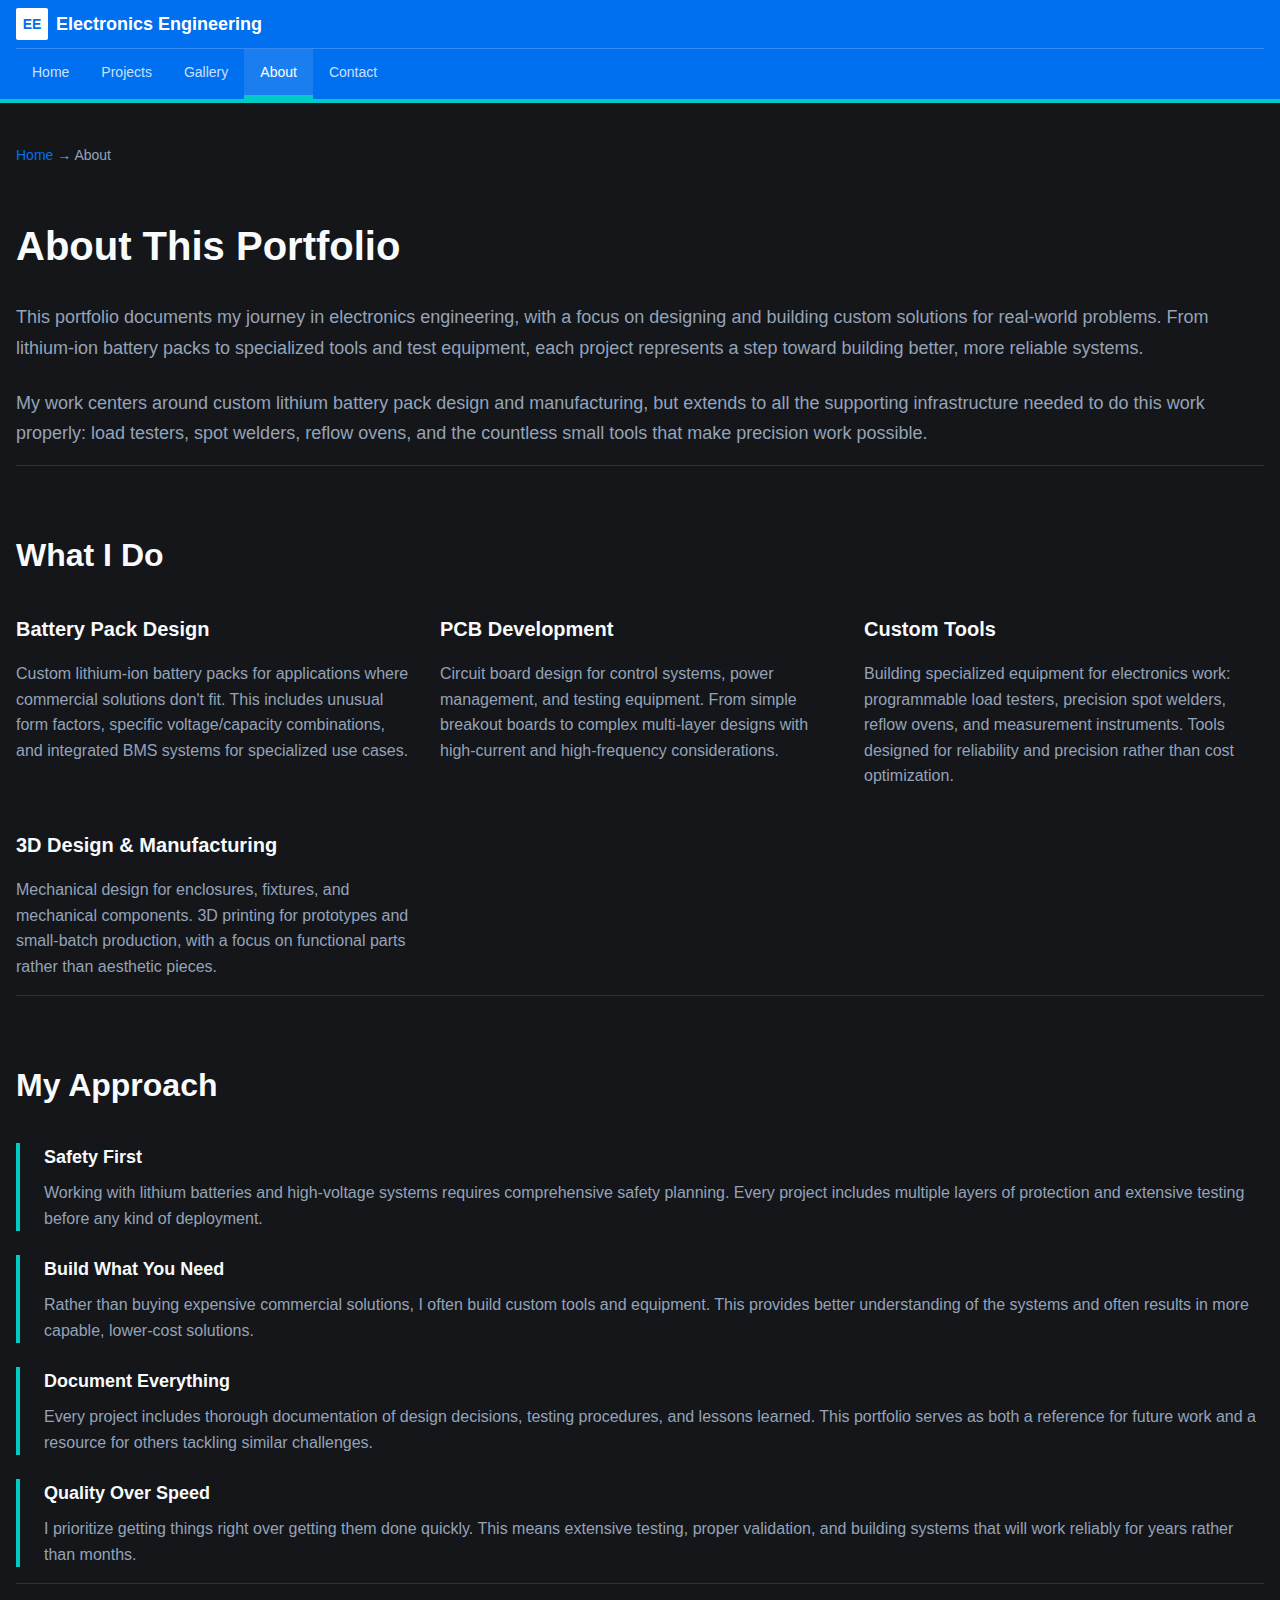
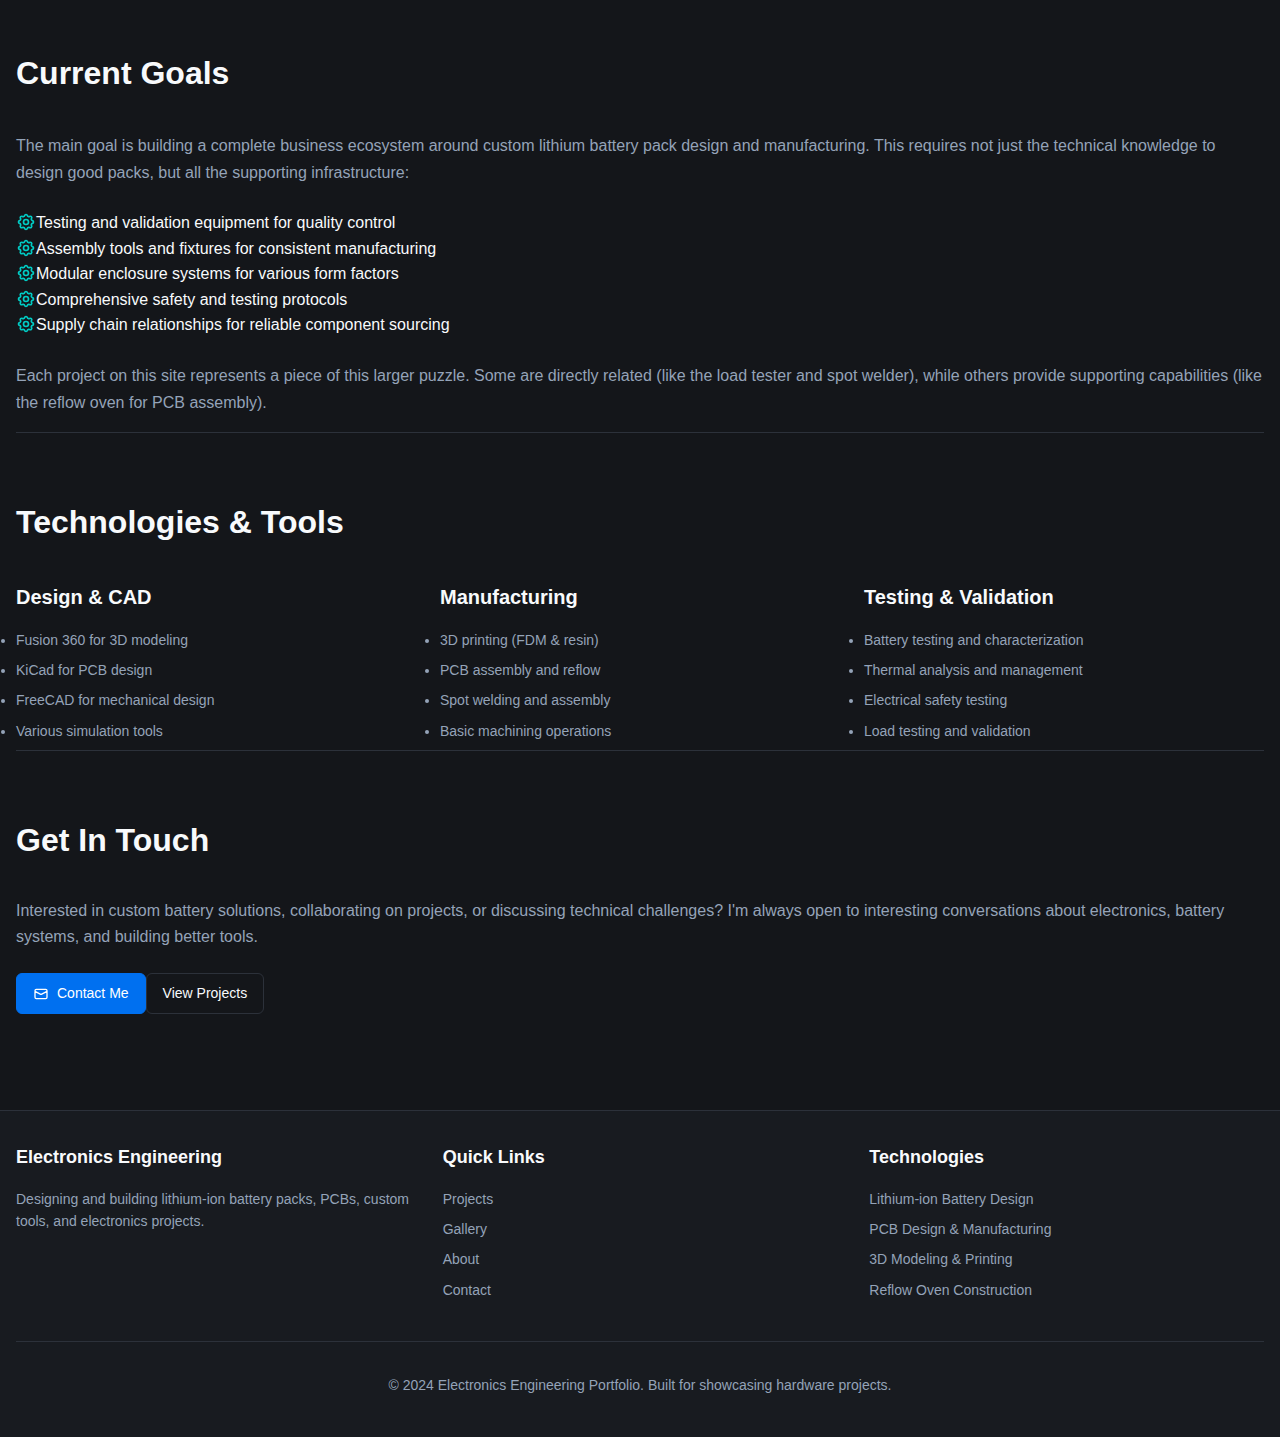
<file: about.html>
<!doctype html>
<html lang="en">
  <head>
    <meta charset="UTF-8" />
    <meta name="viewport" content="width=device-width, initial-scale=1.0" />
    <title>About - Electronics Engineering Portfolio</title>
    <link rel="stylesheet" href="styles.css" />
  </head>
  <body>
    <header class="header" id="header">
      <div class="header-content">
        <div class="header-top">
          <a href="index.html" class="logo">
            <div class="logo-icon">EE</div>
            <span class="logo-text">Electronics Engineering</span>
          </a>
        </div>
        <nav class="nav">
          <ul class="nav-list">
            <li class="nav-item"><a href="index.html">Home</a></li>
            <li class="nav-item"><a href="projects.html">Projects</a></li>
            <li class="nav-item"><a href="gallery.html">Gallery</a></li>
            <li class="nav-item">
              <a href="about.html" class="active">About</a>
            </li>
            <li class="nav-item"><a href="contact.html">Contact</a></li>
          </ul>
        </nav>
      </div>
    </header>

    <main class="main">
      <div class="breadcrumb">
        <a href="index.html">Home</a> → <span>About</span>
      </div>

      <div class="py-8 space-y-16">
        <!-- Introduction -->
        <section>
          <h1>About This Portfolio</h1>
          <div class="space-y-6">
            <p style="font-size: 1.125rem; line-height: 1.7">
              This portfolio documents my journey in electronics engineering,
              with a focus on designing and building custom solutions for
              real-world problems. From lithium-ion battery packs to specialized
              tools and test equipment, each project represents a step toward
              building better, more reliable systems.
            </p>

            <p style="font-size: 1.125rem; line-height: 1.7">
              My work centers around custom lithium battery pack design and
              manufacturing, but extends to all the supporting infrastructure
              needed to do this work properly: load testers, spot welders,
              reflow ovens, and the countless small tools that make precision
              work possible.
            </p>
          </div>
        </section>

        <!-- What I Do -->
        <section style="border-top: 1px solid var(--border); padding-top: 4rem">
          <h2>What I Do</h2>
          <div class="grid grid-cols-2">
            <div class="space-y-4">
              <h3>Battery Pack Design</h3>
              <p>
                Custom lithium-ion battery packs for applications where
                commercial solutions don't fit. This includes unusual form
                factors, specific voltage/capacity combinations, and integrated
                BMS systems for specialized use cases.
              </p>
            </div>

            <div class="space-y-4">
              <h3>PCB Development</h3>
              <p>
                Circuit board design for control systems, power management, and
                testing equipment. From simple breakout boards to complex
                multi-layer designs with high-current and high-frequency
                considerations.
              </p>
            </div>

            <div class="space-y-4">
              <h3>Custom Tools</h3>
              <p>
                Building specialized equipment for electronics work:
                programmable load testers, precision spot welders, reflow ovens,
                and measurement instruments. Tools designed for reliability and
                precision rather than cost optimization.
              </p>
            </div>

            <div class="space-y-4">
              <h3>3D Design & Manufacturing</h3>
              <p>
                Mechanical design for enclosures, fixtures, and mechanical
                components. 3D printing for prototypes and small-batch
                production, with a focus on functional parts rather than
                aesthetic pieces.
              </p>
            </div>
          </div>
        </section>

        <!-- Approach -->
        <section style="border-top: 1px solid var(--border); padding-top: 4rem">
          <h2>My Approach</h2>
          <div class="space-y-6">
            <div
              style="border-left: 4px solid var(--accent); padding-left: 1.5rem"
            >
              <h3
                style="
                  font-size: 1.125rem;
                  font-weight: 600;
                  margin-bottom: 0.5rem;
                "
              >
                Safety First
              </h3>
              <p>
                Working with lithium batteries and high-voltage systems requires
                comprehensive safety planning. Every project includes multiple
                layers of protection and extensive testing before any kind of
                deployment.
              </p>
            </div>

            <div
              style="border-left: 4px solid var(--accent); padding-left: 1.5rem"
            >
              <h3
                style="
                  font-size: 1.125rem;
                  font-weight: 600;
                  margin-bottom: 0.5rem;
                "
              >
                Build What You Need
              </h3>
              <p>
                Rather than buying expensive commercial solutions, I often build
                custom tools and equipment. This provides better understanding
                of the systems and often results in more capable, lower-cost
                solutions.
              </p>
            </div>

            <div
              style="border-left: 4px solid var(--accent); padding-left: 1.5rem"
            >
              <h3
                style="
                  font-size: 1.125rem;
                  font-weight: 600;
                  margin-bottom: 0.5rem;
                "
              >
                Document Everything
              </h3>
              <p>
                Every project includes thorough documentation of design
                decisions, testing procedures, and lessons learned. This
                portfolio serves as both a reference for future work and a
                resource for others tackling similar challenges.
              </p>
            </div>

            <div
              style="border-left: 4px solid var(--accent); padding-left: 1.5rem"
            >
              <h3
                style="
                  font-size: 1.125rem;
                  font-weight: 600;
                  margin-bottom: 0.5rem;
                "
              >
                Quality Over Speed
              </h3>
              <p>
                I prioritize getting things right over getting them done
                quickly. This means extensive testing, proper validation, and
                building systems that will work reliably for years rather than
                months.
              </p>
            </div>
          </div>
        </section>

        <!-- Current Goals -->
        <section style="border-top: 1px solid var(--border); padding-top: 4rem">
          <h2>Current Goals</h2>
          <div class="space-y-6">
            <p style="line-height: 1.7">
              The main goal is building a complete business ecosystem around
              custom lithium battery pack design and manufacturing. This
              requires not just the technical knowledge to design good packs,
              but all the supporting infrastructure:
            </p>

            <ul class="space-y-3">
              <li class="flex items-start gap-3">
                <svg
                  style="
                    width: 1.25rem;
                    height: 1.25rem;
                    margin-top: 0.125rem;
                    color: var(--accent);
                    flex-shrink: 0;
                  "
                  fill="none"
                  stroke="currentColor"
                  viewBox="0 0 24 24"
                >
                  <path
                    stroke-linecap="round"
                    stroke-linejoin="round"
                    stroke-width="2"
                    d="M10.325 4.317c.426-1.756 2.924-1.756 3.35 0a1.724 1.724 0 002.573 1.066c1.543-.94 3.31.826 2.37 2.37a1.724 1.724 0 001.065 2.572c1.756.426 1.756 2.924 0 3.35a1.724 1.724 0 00-1.066 2.573c.94 1.543-.826 3.31-2.37 2.37a1.724 1.724 0 00-2.572 1.065c-.426 1.756-2.924 1.756-3.35 0a1.724 1.724 0 00-2.573-1.066c-1.543.94-3.31-.826-2.37-2.37a1.724 1.724 0 00-1.065-2.572c-1.756-.426-1.756-2.924 0-3.35a1.724 1.724 0 001.066-2.573c-.94-1.543.826-3.31 2.37-2.37.996.608 2.296.07 2.572-1.065z"
                  ></path>
                  <path
                    stroke-linecap="round"
                    stroke-linejoin="round"
                    stroke-width="2"
                    d="M15 12a3 3 0 11-6 0 3 3 0 016 0z"
                  ></path>
                </svg>
                <span
                  >Testing and validation equipment for quality control</span
                >
              </li>
              <li class="flex items-start gap-3">
                <svg
                  style="
                    width: 1.25rem;
                    height: 1.25rem;
                    margin-top: 0.125rem;
                    color: var(--accent);
                    flex-shrink: 0;
                  "
                  fill="none"
                  stroke="currentColor"
                  viewBox="0 0 24 24"
                >
                  <path
                    stroke-linecap="round"
                    stroke-linejoin="round"
                    stroke-width="2"
                    d="M10.325 4.317c.426-1.756 2.924-1.756 3.35 0a1.724 1.724 0 002.573 1.066c1.543-.94 3.31.826 2.37 2.37a1.724 1.724 0 001.065 2.572c1.756.426 1.756 2.924 0 3.35a1.724 1.724 0 00-1.066 2.573c.94 1.543-.826 3.31-2.37 2.37a1.724 1.724 0 00-2.572 1.065c-.426 1.756-2.924 1.756-3.35 0a1.724 1.724 0 00-2.573-1.066c-1.543.94-3.31-.826-2.37-2.37a1.724 1.724 0 00-1.065-2.572c-1.756-.426-1.756-2.924 0-3.35a1.724 1.724 0 001.066-2.573c-.94-1.543.826-3.31 2.37-2.37.996.608 2.296.07 2.572-1.065z"
                  ></path>
                  <path
                    stroke-linecap="round"
                    stroke-linejoin="round"
                    stroke-width="2"
                    d="M15 12a3 3 0 11-6 0 3 3 0 016 0z"
                  ></path>
                </svg>
                <span
                  >Assembly tools and fixtures for consistent
                  manufacturing</span
                >
              </li>
              <li class="flex items-start gap-3">
                <svg
                  style="
                    width: 1.25rem;
                    height: 1.25rem;
                    margin-top: 0.125rem;
                    color: var(--accent);
                    flex-shrink: 0;
                  "
                  fill="none"
                  stroke="currentColor"
                  viewBox="0 0 24 24"
                >
                  <path
                    stroke-linecap="round"
                    stroke-linejoin="round"
                    stroke-width="2"
                    d="M10.325 4.317c.426-1.756 2.924-1.756 3.35 0a1.724 1.724 0 002.573 1.066c1.543-.94 3.31.826 2.37 2.37a1.724 1.724 0 001.065 2.572c1.756.426 1.756 2.924 0 3.35a1.724 1.724 0 00-1.066 2.573c.94 1.543-.826 3.31-2.37 2.37a1.724 1.724 0 00-2.572 1.065c-.426 1.756-2.924 1.756-3.35 0a1.724 1.724 0 00-2.573-1.066c-1.543.94-3.31-.826-2.37-2.37a1.724 1.724 0 00-1.065-2.572c-1.756-.426-1.756-2.924 0-3.35a1.724 1.724 0 001.066-2.573c-.94-1.543.826-3.31 2.37-2.37.996.608 2.296.07 2.572-1.065z"
                  ></path>
                  <path
                    stroke-linecap="round"
                    stroke-linejoin="round"
                    stroke-width="2"
                    d="M15 12a3 3 0 11-6 0 3 3 0 016 0z"
                  ></path>
                </svg>
                <span>Modular enclosure systems for various form factors</span>
              </li>
              <li class="flex items-start gap-3">
                <svg
                  style="
                    width: 1.25rem;
                    height: 1.25rem;
                    margin-top: 0.125rem;
                    color: var(--accent);
                    flex-shrink: 0;
                  "
                  fill="none"
                  stroke="currentColor"
                  viewBox="0 0 24 24"
                >
                  <path
                    stroke-linecap="round"
                    stroke-linejoin="round"
                    stroke-width="2"
                    d="M10.325 4.317c.426-1.756 2.924-1.756 3.35 0a1.724 1.724 0 002.573 1.066c1.543-.94 3.31.826 2.37 2.37a1.724 1.724 0 001.065 2.572c1.756.426 1.756 2.924 0 3.35a1.724 1.724 0 00-1.066 2.573c.94 1.543-.826 3.31-2.37 2.37a1.724 1.724 0 00-2.572 1.065c-.426 1.756-2.924 1.756-3.35 0a1.724 1.724 0 00-2.573-1.066c-1.543.94-3.31-.826-2.37-2.37a1.724 1.724 0 00-1.065-2.572c-1.756-.426-1.756-2.924 0-3.35a1.724 1.724 0 001.066-2.573c-.94-1.543.826-3.31 2.37-2.37.996.608 2.296.07 2.572-1.065z"
                  ></path>
                  <path
                    stroke-linecap="round"
                    stroke-linejoin="round"
                    stroke-width="2"
                    d="M15 12a3 3 0 11-6 0 3 3 0 016 0z"
                  ></path>
                </svg>
                <span>Comprehensive safety and testing protocols</span>
              </li>
              <li class="flex items-start gap-3">
                <svg
                  style="
                    width: 1.25rem;
                    height: 1.25rem;
                    margin-top: 0.125rem;
                    color: var(--accent);
                    flex-shrink: 0;
                  "
                  fill="none"
                  stroke="currentColor"
                  viewBox="0 0 24 24"
                >
                  <path
                    stroke-linecap="round"
                    stroke-linejoin="round"
                    stroke-width="2"
                    d="M10.325 4.317c.426-1.756 2.924-1.756 3.35 0a1.724 1.724 0 002.573 1.066c1.543-.94 3.31.826 2.37 2.37a1.724 1.724 0 001.065 2.572c1.756.426 1.756 2.924 0 3.35a1.724 1.724 0 00-1.066 2.573c.94 1.543-.826 3.31-2.37 2.37a1.724 1.724 0 00-2.572 1.065c-.426 1.756-2.924 1.756-3.35 0a1.724 1.724 0 00-2.573-1.066c-1.543.94-3.31-.826-2.37-2.37a1.724 1.724 0 00-1.065-2.572c-1.756-.426-1.756-2.924 0-3.35a1.724 1.724 0 001.066-2.573c-.94-1.543.826-3.31 2.37-2.37.996.608 2.296.07 2.572-1.065z"
                  ></path>
                  <path
                    stroke-linecap="round"
                    stroke-linejoin="round"
                    stroke-width="2"
                    d="M15 12a3 3 0 11-6 0 3 3 0 016 0z"
                  ></path>
                </svg>
                <span
                  >Supply chain relationships for reliable component
                  sourcing</span
                >
              </li>
            </ul>

            <p style="line-height: 1.7">
              Each project on this site represents a piece of this larger
              puzzle. Some are directly related (like the load tester and spot
              welder), while others provide supporting capabilities (like the
              reflow oven for PCB assembly).
            </p>
          </div>
        </section>

        <!-- Technologies -->
        <section style="border-top: 1px solid var(--border); padding-top: 4rem">
          <h2>Technologies & Tools</h2>
          <div class="grid grid-cols-3">
            <div>
              <h3>Design & CAD</h3>
              <ul style="margin-top: 1rem">
                <li
                  style="
                    font-size: 0.875rem;
                    color: var(--muted-foreground);
                    margin-bottom: 0.5rem;
                  "
                >
                  Fusion 360 for 3D modeling
                </li>
                <li
                  style="
                    font-size: 0.875rem;
                    color: var(--muted-foreground);
                    margin-bottom: 0.5rem;
                  "
                >
                  KiCad for PCB design
                </li>
                <li
                  style="
                    font-size: 0.875rem;
                    color: var(--muted-foreground);
                    margin-bottom: 0.5rem;
                  "
                >
                  FreeCAD for mechanical design
                </li>
                <li
                  style="
                    font-size: 0.875rem;
                    color: var(--muted-foreground);
                    margin-bottom: 0.5rem;
                  "
                >
                  Various simulation tools
                </li>
              </ul>
            </div>

            <div>
              <h3>Manufacturing</h3>
              <ul style="margin-top: 1rem">
                <li
                  style="
                    font-size: 0.875rem;
                    color: var(--muted-foreground);
                    margin-bottom: 0.5rem;
                  "
                >
                  3D printing (FDM & resin)
                </li>
                <li
                  style="
                    font-size: 0.875rem;
                    color: var(--muted-foreground);
                    margin-bottom: 0.5rem;
                  "
                >
                  PCB assembly and reflow
                </li>
                <li
                  style="
                    font-size: 0.875rem;
                    color: var(--muted-foreground);
                    margin-bottom: 0.5rem;
                  "
                >
                  Spot welding and assembly
                </li>
                <li
                  style="
                    font-size: 0.875rem;
                    color: var(--muted-foreground);
                    margin-bottom: 0.5rem;
                  "
                >
                  Basic machining operations
                </li>
              </ul>
            </div>

            <div>
              <h3>Testing & Validation</h3>
              <ul style="margin-top: 1rem">
                <li
                  style="
                    font-size: 0.875rem;
                    color: var(--muted-foreground);
                    margin-bottom: 0.5rem;
                  "
                >
                  Battery testing and characterization
                </li>
                <li
                  style="
                    font-size: 0.875rem;
                    color: var(--muted-foreground);
                    margin-bottom: 0.5rem;
                  "
                >
                  Thermal analysis and management
                </li>
                <li
                  style="
                    font-size: 0.875rem;
                    color: var(--muted-foreground);
                    margin-bottom: 0.5rem;
                  "
                >
                  Electrical safety testing
                </li>
                <li
                  style="
                    font-size: 0.875rem;
                    color: var(--muted-foreground);
                    margin-bottom: 0.5rem;
                  "
                >
                  Load testing and validation
                </li>
              </ul>
            </div>
          </div>
        </section>

        <!-- Contact -->
        <section style="border-top: 1px solid var(--border); padding-top: 4rem">
          <h2>Get In Touch</h2>
          <div class="space-y-6">
            <p>
              Interested in custom battery solutions, collaborating on projects,
              or discussing technical challenges? I'm always open to interesting
              conversations about electronics, battery systems, and building
              better tools.
            </p>

            <div class="flex gap-4">
              <a href="contact.html" class="btn btn-primary">
                <svg
                  style="margin-right: 0.5rem; width: 1rem; height: 1rem"
                  fill="none"
                  stroke="currentColor"
                  viewBox="0 0 24 24"
                >
                  <path
                    stroke-linecap="round"
                    stroke-linejoin="round"
                    stroke-width="2"
                    d="M3 8l7.89 4.26a2 2 0 002.22 0L21 8M5 19h14a2 2 0 002-2V7a2 2 0 00-2-2H5a2 2 0 00-2 2v10a2 2 0 002 2z"
                  ></path>
                </svg>
                Contact Me
              </a>
              <a href="projects.html" class="btn btn-outline">
                View Projects
              </a>
            </div>
          </div>
        </section>
      </div>
    </main>

    <footer class="footer">
      <div class="footer-content">
        <div class="footer-grid">
          <div>
            <h3>Electronics Engineering</h3>
            <p>
              Designing and building lithium-ion battery packs, PCBs, custom
              tools, and electronics projects.
            </p>
          </div>
          <div>
            <h4>Quick Links</h4>
            <ul>
              <li><a href="projects.html">Projects</a></li>
              <li><a href="gallery.html">Gallery</a></li>
              <li><a href="about.html">About</a></li>
              <li><a href="contact.html">Contact</a></li>
            </ul>
          </div>
          <div>
            <h4>Technologies</h4>
            <ul>
              <li>Lithium-ion Battery Design</li>
              <li>PCB Design & Manufacturing</li>
              <li>3D Modeling & Printing</li>
              <li>Reflow Oven Construction</li>
            </ul>
          </div>
        </div>
        <div class="footer-bottom">
          <p>
            © 2024 Electronics Engineering Portfolio. Built for showcasing
            hardware projects.
          </p>
        </div>
      </div>
    </footer>

    <script src="scripts.js"></script>
  </body>
</html>
</file>
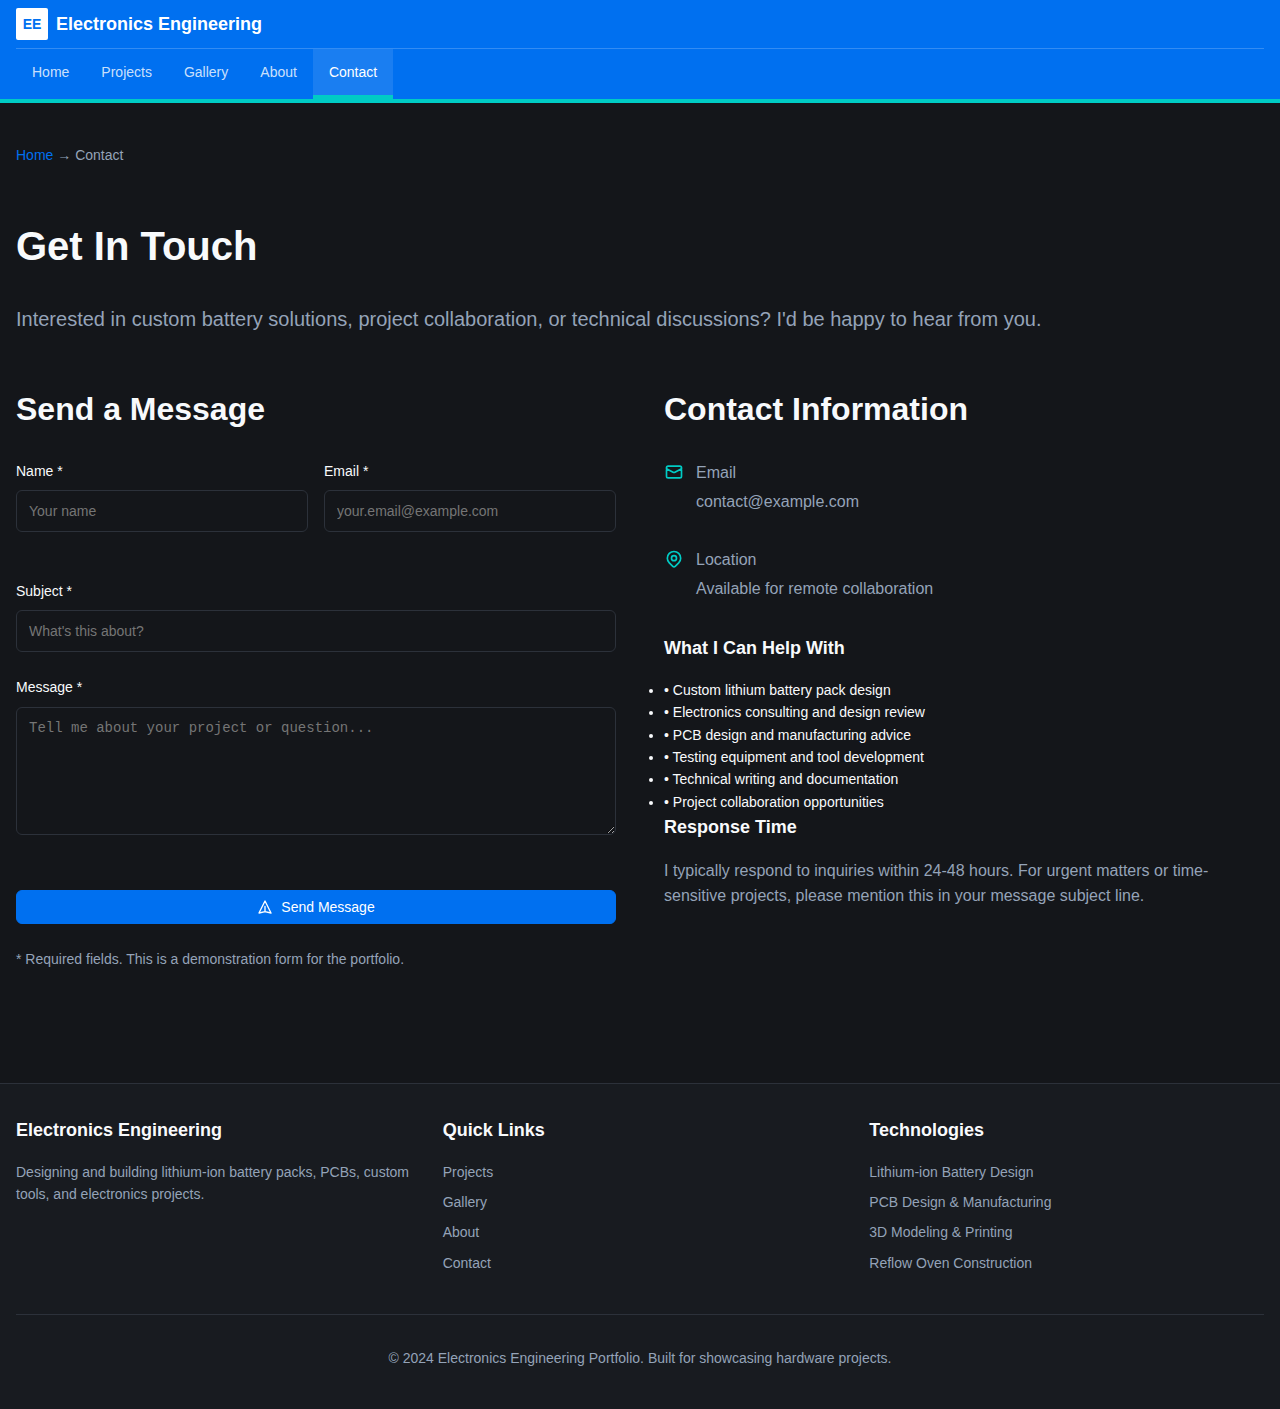
<file: contact.html>
<!doctype html>
<html lang="en">
  <head>
    <meta charset="UTF-8" />
    <meta name="viewport" content="width=device-width, initial-scale=1.0" />
    <title>Contact - Electronics Engineering Portfolio</title>
    <link rel="stylesheet" href="styles.css" />
  </head>
  <body>
    <header class="header" id="header">
      <div class="header-content">
        <div class="header-top">
          <a href="index.html" class="logo">
            <div class="logo-icon">EE</div>
            <span class="logo-text">Electronics Engineering</span>
          </a>
        </div>
        <nav class="nav">
          <ul class="nav-list">
            <li class="nav-item"><a href="index.html">Home</a></li>
            <li class="nav-item"><a href="projects.html">Projects</a></li>
            <li class="nav-item"><a href="gallery.html">Gallery</a></li>
            <li class="nav-item"><a href="about.html">About</a></li>
            <li class="nav-item">
              <a href="contact.html" class="active">Contact</a>
            </li>
          </ul>
        </nav>
      </div>
    </header>

    <main class="main">
      <div class="breadcrumb">
        <a href="index.html">Home</a> → <span>Contact</span>
      </div>

      <div class="py-8">
        <h1>Get In Touch</h1>
        <p class="subtitle">
          Interested in custom battery solutions, project collaboration, or
          technical discussions? I'd be happy to hear from you.
        </p>

        <div
          style="
            display: grid;
            grid-template-columns: 1fr;
            gap: 3rem;
            margin-top: 3rem;
          "
        >
          <!-- Large screen: side by side -->
          <div
            style="display: grid; grid-template-columns: 1fr 1fr; gap: 3rem"
            class="contact-layout"
          >
            <!-- Contact Form -->
            <div>
              <h2 style="margin-bottom: 1.5rem">Send a Message</h2>
              <form id="contactForm" class="space-y-6">
                <div
                  style="
                    display: grid;
                    grid-template-columns: 1fr 1fr;
                    gap: 1rem;
                  "
                  class="form-row"
                >
                  <div class="form-group">
                    <label for="name" class="form-label">Name *</label>
                    <input
                      id="name"
                      name="name"
                      type="text"
                      required
                      placeholder="Your name"
                      class="form-input"
                    />
                  </div>
                  <div class="form-group">
                    <label for="email" class="form-label">Email *</label>
                    <input
                      id="email"
                      name="email"
                      type="email"
                      required
                      placeholder="your.email@example.com"
                      class="form-input"
                    />
                  </div>
                </div>

                <div class="form-group">
                  <label for="subject" class="form-label">Subject *</label>
                  <input
                    id="subject"
                    name="subject"
                    type="text"
                    required
                    placeholder="What's this about?"
                    class="form-input"
                  />
                </div>

                <div class="form-group">
                  <label for="message" class="form-label">Message *</label>
                  <textarea
                    id="message"
                    name="message"
                    required
                    placeholder="Tell me about your project or question..."
                    class="form-textarea"
                  ></textarea>
                </div>

                <button type="submit" class="btn btn-primary w-full">
                  <svg
                    style="margin-right: 0.5rem; width: 1rem; height: 1rem"
                    fill="none"
                    stroke="currentColor"
                    viewBox="0 0 24 24"
                  >
                    <path
                      stroke-linecap="round"
                      stroke-linejoin="round"
                      stroke-width="2"
                      d="M12 19l9 2-9-18-9 18 9-2zm0 0v-8"
                    ></path>
                  </svg>
                  Send Message
                </button>

                <p style="font-size: 0.875rem; color: var(--muted-foreground)">
                  * Required fields. This is a demonstration form for the
                  portfolio.
                </p>
              </form>

              <!-- Success Message -->
              <div
                id="successMessage"
                style="
                  display: none;
                  padding: 1rem;
                  background-color: var(--success);
                  color: white;
                  border-radius: 0.375rem;
                  margin-top: 1rem;
                "
              >
                <p style="margin: 0; color: white">
                  Thank you for your message! This is a demo form - no actual
                  email was sent.
                </p>
              </div>

              <!-- Error Messages -->
              <div
                id="errorMessages"
                style="
                  display: none;
                  padding: 1rem;
                  background-color: var(--destructive);
                  color: white;
                  border-radius: 0.375rem;
                  margin-top: 1rem;
                "
              >
                <ul
                  id="errorList"
                  style="margin: 0; padding-left: 1.5rem; color: white"
                ></ul>
              </div>
            </div>

            <!-- Contact Information -->
            <div class="space-y-8">
              <div>
                <h2 style="margin-bottom: 1.5rem">Contact Information</h2>
                <div class="space-y-4">
                  <div class="contact-info">
                    <svg
                      class="contact-icon"
                      fill="none"
                      stroke="currentColor"
                      viewBox="0 0 24 24"
                    >
                      <path
                        stroke-linecap="round"
                        stroke-linejoin="round"
                        stroke-width="2"
                        d="M3 8l7.89 4.26a2 2 0 002.22 0L21 8M5 19h14a2 2 0 002-2V7a2 2 0 00-2-2H5a2 2 0 00-2 2v10a2 2 0 002 2z"
                      ></path>
                    </svg>
                    <div>
                      <p style="font-weight: 500; margin-bottom: 0.25rem">
                        Email
                      </p>
                      <p>contact@example.com</p>
                    </div>
                  </div>

                  <div class="contact-info">
                    <svg
                      class="contact-icon"
                      fill="none"
                      stroke="currentColor"
                      viewBox="0 0 24 24"
                    >
                      <path
                        stroke-linecap="round"
                        stroke-linejoin="round"
                        stroke-width="2"
                        d="M17.657 16.657L13.414 20.9a1.998 1.998 0 01-2.827 0l-4.244-4.243a8 8 0 1111.314 0z"
                      ></path>
                      <path
                        stroke-linecap="round"
                        stroke-linejoin="round"
                        stroke-width="2"
                        d="M15 11a3 3 0 11-6 0 3 3 0 016 0z"
                      ></path>
                    </svg>
                    <div>
                      <p style="font-weight: 500; margin-bottom: 0.25rem">
                        Location
                      </p>
                      <p>Available for remote collaboration</p>
                    </div>
                  </div>
                </div>
              </div>

              <div>
                <h3
                  style="
                    font-size: 1.125rem;
                    font-weight: 600;
                    margin-bottom: 1rem;
                  "
                >
                  What I Can Help With
                </h3>
                <ul class="space-y-2">
                  <li style="font-size: 0.875rem">
                    • Custom lithium battery pack design
                  </li>
                  <li style="font-size: 0.875rem">
                    • Electronics consulting and design review
                  </li>
                  <li style="font-size: 0.875rem">
                    • PCB design and manufacturing advice
                  </li>
                  <li style="font-size: 0.875rem">
                    • Testing equipment and tool development
                  </li>
                  <li style="font-size: 0.875rem">
                    • Technical writing and documentation
                  </li>
                  <li style="font-size: 0.875rem">
                    • Project collaboration opportunities
                  </li>
                </ul>
              </div>

              <div>
                <h3
                  style="
                    font-size: 1.125rem;
                    font-weight: 600;
                    margin-bottom: 1rem;
                  "
                >
                  Response Time
                </h3>
                <p>
                  I typically respond to inquiries within 24-48 hours. For
                  urgent matters or time-sensitive projects, please mention this
                  in your message subject line.
                </p>
              </div>
            </div>
          </div>
        </div>
      </div>
    </main>

    <footer class="footer">
      <div class="footer-content">
        <div class="footer-grid">
          <div>
            <h3>Electronics Engineering</h3>
            <p>
              Designing and building lithium-ion battery packs, PCBs, custom
              tools, and electronics projects.
            </p>
          </div>
          <div>
            <h4>Quick Links</h4>
            <ul>
              <li><a href="projects.html">Projects</a></li>
              <li><a href="gallery.html">Gallery</a></li>
              <li><a href="about.html">About</a></li>
              <li><a href="contact.html">Contact</a></li>
            </ul>
          </div>
          <div>
            <h4>Technologies</h4>
            <ul>
              <li>Lithium-ion Battery Design</li>
              <li>PCB Design & Manufacturing</li>
              <li>3D Modeling & Printing</li>
              <li>Reflow Oven Construction</li>
            </ul>
          </div>
        </div>
        <div class="footer-bottom">
          <p>
            © 2024 Electronics Engineering Portfolio. Built for showcasing
            hardware projects.
          </p>
        </div>
      </div>
    </footer>

    <script src="scripts.js"></script>
    <script>
      // Contact form handling
      document
        .getElementById("contactForm")
        .addEventListener("submit", function (e) {
          e.preventDefault();

          // Clear previous messages
          document.getElementById("successMessage").style.display = "none";
          document.getElementById("errorMessages").style.display = "none";

          // Get form data
          const formData = {
            name: document.getElementById("name").value.trim(),
            email: document.getElementById("email").value.trim(),
            subject: document.getElementById("subject").value.trim(),
            message: document.getElementById("message").value.trim(),
          };

          // Validate form
          const errors = validateForm(formData);

          if (errors.length > 0) {
            // Show errors
            const errorList = document.getElementById("errorList");
            errorList.innerHTML = errors
              .map((error) => `<li>${error}</li>`)
              .join("");
            document.getElementById("errorMessages").style.display = "block";

            // Scroll to errors
            document.getElementById("errorMessages").scrollIntoView({
              behavior: "smooth",
              block: "center",
            });
            return;
          }

          // Simulate form submission
          setTimeout(() => {
            // Show success message
            document.getElementById("successMessage").style.display = "block";

            // Clear form
            document.getElementById("contactForm").reset();

            // Scroll to success message
            document.getElementById("successMessage").scrollIntoView({
              behavior: "smooth",
              block: "center",
            });
          }, 500);
        });

      // Form validation function
      function validateForm(formData) {
        const errors = [];

        if (!formData.name || formData.name.length < 2) {
          errors.push("Name must be at least 2 characters long");
        }

        if (!formData.email || !validateEmail(formData.email)) {
          errors.push("Please enter a valid email address");
        }

        if (!formData.subject || formData.subject.length < 5) {
          errors.push("Subject must be at least 5 characters long");
        }

        if (!formData.message || formData.message.length < 10) {
          errors.push("Message must be at least 10 characters long");
        }

        return errors;
      }

      function validateEmail(email) {
        const re = /^[^\s@]+@[^\s@]+\.[^\s@]+$/;
        return re.test(email);
      }

      // Responsive layout adjustments
      function adjustLayout() {
        const contactLayout = document.querySelector(".contact-layout");
        const formRow = document.querySelector(".form-row");

        if (window.innerWidth < 1024) {
          contactLayout.style.gridTemplateColumns = "1fr";
        } else {
          contactLayout.style.gridTemplateColumns = "1fr 1fr";
        }

        if (window.innerWidth < 768) {
          formRow.style.gridTemplateColumns = "1fr";
        } else {
          formRow.style.gridTemplateColumns = "1fr 1fr";
        }
      }

      window.addEventListener("resize", adjustLayout);
      window.addEventListener("load", adjustLayout);
    </script>

    <style>
      @media (max-width: 1024px) {
        .contact-layout {
          grid-template-columns: 1fr !important;
        }
      }

      @media (max-width: 768px) {
        .form-row {
          grid-template-columns: 1fr !important;
        }
      }
    </style>
  </body>
</html>
</file>
<file: styles.css>
/* Reset and base styles */
* {
  margin: 0;
  padding: 0;
  box-sizing: border-box;
}

:root {
  /* Dark theme engineering portfolio colors */
  --background: hsl(220, 13%, 9%);
  --foreground: hsl(210, 40%, 98%);
  --card: hsl(220, 13%, 11%);
  --card-foreground: hsl(210, 40%, 98%);
  --primary: hsl(212, 100%, 47%);
  --primary-foreground: hsl(0, 0%, 100%);
  --secondary: hsl(220, 13%, 15%);
  --secondary-foreground: hsl(210, 40%, 98%);
  --muted: hsl(220, 13%, 15%);
  --muted-foreground: hsl(215, 20.2%, 65.1%);
  --accent: hsl(178, 100%, 40%);
  --accent-foreground: hsl(0, 0%, 100%);
  --destructive: hsl(0, 84%, 60%);
  --border: hsl(220, 13%, 20%);
  --input: hsl(220, 13%, 15%);
  --success: hsl(120, 100%, 35%);
  --warning: hsl(45, 100%, 55%);
  --header-bg: hsl(212, 100%, 47%);
  --header-text: hsl(0, 0%, 100%);
  --section-bg: hsl(220, 13%, 11%);
  --section-border: hsl(220, 13%, 20%);
}

body {
  font-family:
    -apple-system, BlinkMacSystemFont, "Segoe UI", Roboto, "Helvetica Neue",
    Arial, sans-serif;
  background-color: var(--background);
  color: var(--foreground);
  line-height: 1.6;
}

/* Header styles */
.header {
  position: fixed;
  top: 0;
  left: 0;
  right: 0;
  z-index: 50;
  background-color: var(--header-bg);
  border-bottom: 4px solid var(--accent);
  transition: all 0.3s ease;
}

.header.scrolled {
  background-color: hsla(212, 100%, 47%, 0.8);
  backdrop-filter: blur(12px);
  border-bottom: 1px solid hsla(178, 100%, 40%, 0.3);
  box-shadow: 0 10px 15px -3px rgba(0, 0, 0, 0.1);
}

.header-content {
  max-width: 96rem;
  margin: 0 auto;
  padding: 0 1rem;
}

.header-top {
  display: flex;
  align-items: center;
  justify-content: space-between;
  padding: 0.5rem 0;
}

.logo {
  display: flex;
  align-items: center;
  gap: 0.5rem;
  color: var(--header-text);
  text-decoration: none;
}

.logo-icon {
  width: 2rem;
  height: 2rem;
  background-color: var(--header-text);
  color: var(--header-bg);
  border-radius: 0.125rem;
  display: flex;
  align-items: center;
  justify-content: center;
  font-weight: bold;
  font-size: 0.875rem;
}

.logo-text {
  font-weight: bold;
  font-size: 1.125rem;
}

.nav {
  border-top: 1px solid hsla(0, 0%, 100%, 0.2);
  padding: 0;
}

.nav-list {
  display: flex;
  gap: 0;
  list-style: none;
}

.nav-item a {
  display: block;
  padding: 0.75rem 1rem;
  color: hsla(0, 0%, 100%, 0.8);
  text-decoration: none;
  font-size: 0.875rem;
  font-weight: 500;
  border-bottom: 4px solid transparent;
  transition: all 0.3s ease;
}

.nav-item a:hover,
.nav-item a.active {
  color: var(--header-text);
  border-bottom-color: var(--accent);
  background-color: hsla(0, 0%, 100%, 0.1);
}

/* Main content */
.main {
  max-width: 96rem;
  margin: 0 auto;
  padding: 0 1rem;
  padding-top: 8rem;
  min-height: 100vh;
}

/* Breadcrumb */
.breadcrumb {
  padding: 1rem 0;
  font-size: 0.875rem;
  color: var(--muted-foreground);
}

.breadcrumb a {
  color: var(--primary);
  text-decoration: none;
}

.breadcrumb a:hover {
  text-decoration: underline;
}

/* Typography */
h1 {
  font-size: 2.5rem;
  font-weight: bold;
  margin-bottom: 1.5rem;
}

h2 {
  font-size: 2rem;
  font-weight: bold;
  margin-bottom: 2rem;
}

h3 {
  font-size: 1.25rem;
  font-weight: 600;
  margin-bottom: 1rem;
}

h4 {
  font-size: 1.125rem;
  font-weight: 600;
  margin-bottom: 1rem;
}

p {
  color: var(--muted-foreground);
  margin-bottom: 1rem;
}

.subtitle {
  font-size: 1.25rem;
  color: var(--muted-foreground);
  margin-bottom: 2rem;
  line-height: 1.7;
}

/* Buttons */
.btn {
  display: inline-flex;
  align-items: center;
  justify-content: center;
  padding: 0.5rem 1rem;
  font-size: 0.875rem;
  font-weight: 500;
  border-radius: 0.375rem;
  border: 1px solid;
  text-decoration: none;
  cursor: pointer;
  transition: all 0.2s ease;
  background: none;
}

.btn-primary {
  background-color: var(--primary);
  color: var(--primary-foreground);
  border-color: var(--primary);
}

.btn-primary:hover {
  background-color: hsl(212, 100%, 40%);
}

.btn-outline {
  background-color: transparent;
  color: var(--foreground);
  border-color: var(--border);
}

.btn-outline:hover {
  background-color: var(--accent);
  color: var(--accent-foreground);
}

.btn-sm {
  padding: 0.25rem 0.75rem;
  font-size: 0.75rem;
}

.btn-gap {
  gap: 1rem;
}

/* Sections */
.section {
  padding: 4rem 0;
  border-bottom: 1px solid var(--border);
}

.py-8 {
  padding: 2rem 0;
}

/* Grid layouts */
.grid {
  display: grid;
  gap: 1.5rem;
}

.grid-cols-3 {
  grid-template-columns: repeat(auto-fit, minmax(320px, 1fr));
}

.grid-cols-2 {
  grid-template-columns: repeat(auto-fit, minmax(400px, 1fr));
}

.grid-cols-4 {
  grid-template-columns: repeat(auto-fit, minmax(250px, 1fr));
}

/* Cards */
.card {
  border: 1px solid var(--border);
  background-color: var(--card);
  transition: all 0.2s ease;
  overflow: hidden;
}

.card:hover {
  border-color: var(--accent);
}

.card img {
  width: 100%;
  height: 12rem;
  object-fit: cover;
}

.card-content {
  padding: 1.5rem;
}

.card h2,
.card h3 {
  margin-bottom: 0.5rem;
  font-size: 1.25rem;
  font-weight: 600;
  line-height: 1.4;
}

.card p {
  font-size: 0.875rem;
  margin-bottom: 1rem;
  line-height: 1.6;
  color: var(--muted-foreground);
}

.card-footer {
  border-top: 1px solid var(--border);
  padding-top: 1rem;
  margin-top: 1rem;
}

/* Post meta */
.post-meta {
  display: flex;
  flex-direction: column;
  gap: 0.25rem;
  font-size: 0.75rem;
  color: var(--muted-foreground);
  margin-bottom: 1rem;
}

/* Tags */
.tags {
  display: flex;
  flex-wrap: wrap;
  gap: 0.5rem;
  margin-bottom: 1rem;
}

.tag {
  display: inline-block;
  padding: 0.25rem 0.5rem;
  font-size: 0.75rem;
  border: 1px solid var(--border);
  border-radius: 0.25rem;
  background-color: var(--muted);
  color: var(--muted-foreground);
  cursor: pointer;
  transition: all 0.2s ease;
}

.tag:hover {
  background-color: var(--accent);
  color: var(--accent-foreground);
}

/* Read more links */
.read-more {
  color: var(--primary);
  text-decoration: none;
  font-size: 0.875rem;
  font-weight: 500;
}

.read-more:hover {
  text-decoration: underline;
}

/* Status badges */
.status-badge {
  display: inline-block;
  padding: 0.25rem 0.5rem;
  font-size: 0.75rem;
  border: 1px solid;
  border-radius: 0.25rem;
  text-transform: uppercase;
  font-weight: 500;
}

.status-completed {
  border-color: var(--success);
  color: var(--success);
}

.status-in-progress {
  border-color: var(--accent);
  color: var(--accent);
}

.status-planning {
  border-color: var(--warning);
  color: var(--warning);
}

.status-paused {
  border-color: var(--muted-foreground);
  color: var(--muted-foreground);
}

/* Filter section */
.filter-section {
  border: 1px solid var(--border);
  padding: 1.5rem;
  margin-bottom: 2rem;
  border-radius: 0.5rem;
}

.filter-header {
  display: flex;
  align-items: center;
  gap: 0.5rem;
  font-size: 1.125rem;
  font-weight: 600;
  margin-bottom: 1rem;
}

.filter-icon {
  width: 1.25rem;
  height: 1.25rem;
}

.filter-grid {
  display: grid;
  grid-template-columns: repeat(auto-fit, minmax(250px, 1fr));
  gap: 1rem;
  margin-bottom: 1rem;
}

.filter-grid label {
  display: block;
  font-size: 0.875rem;
  font-weight: 500;
  margin-bottom: 0.5rem;
}

.search-container {
  position: relative;
}

.search-icon {
  position: absolute;
  left: 0.75rem;
  top: 50%;
  transform: translateY(-50%);
  width: 1rem;
  height: 1rem;
  color: var(--muted-foreground);
}

.search-input,
.filter-select {
  width: 100%;
  height: 2.5rem;
  padding: 0 0.75rem;
  border: 1px solid var(--border);
  background-color: var(--background);
  color: var(--foreground);
  border-radius: 0.375rem;
  font-size: 0.875rem;
}

.search-input {
  padding-left: 2.5rem;
}

.search-input:focus,
.filter-select:focus {
  outline: none;
  border-color: var(--primary);
  box-shadow: 0 0 0 2px hsla(212, 100%, 47%, 0.2);
}

.filter-results {
  display: flex;
  align-items: center;
  justify-content: space-between;
  padding-top: 1rem;
  border-top: 1px solid var(--border);
}

.filter-results span {
  font-size: 0.875rem;
  color: var(--muted-foreground);
}

/* No results */
.no-results {
  text-align: center;
  padding: 3rem 0;
}

.no-results p {
  font-size: 1.125rem;
  color: var(--muted-foreground);
  margin-bottom: 1rem;
}

/* Stats section */
.stats-section {
  border-top: 1px solid var(--border);
  padding: 2rem 0;
  margin-top: 4rem;
}

.stats-grid {
  display: grid;
  grid-template-columns: repeat(auto-fit, minmax(150px, 1fr));
  gap: 2rem;
  text-align: center;
}

.stat-value {
  font-size: 2rem;
  font-weight: bold;
  color: var(--primary);
}

.stat-label {
  color: var(--muted-foreground);
  font-size: 0.875rem;
}

/* Form styles */
.form-group {
  margin-bottom: 1.5rem;
}

.form-label {
  display: block;
  font-size: 0.875rem;
  font-weight: 500;
  margin-bottom: 0.5rem;
  color: var(--foreground);
}

.form-input,
.form-textarea,
.form-select {
  width: 100%;
  padding: 0.75rem;
  border: 1px solid var(--border);
  background-color: var(--background);
  color: var(--foreground);
  border-radius: 0.375rem;
  font-size: 0.875rem;
  transition: border-color 0.2s ease;
}

.form-input:focus,
.form-textarea:focus,
.form-select:focus {
  outline: none;
  border-color: var(--primary);
  box-shadow: 0 0 0 2px hsla(212, 100%, 47%, 0.2);
}

.form-textarea {
  min-height: 8rem;
  resize: vertical;
}

/* Contact info */
.contact-info {
  display: flex;
  align-items: flex-start;
  gap: 0.75rem;
  margin-bottom: 1rem;
}

.contact-icon {
  width: 1.25rem;
  height: 1.25rem;
  color: var(--accent);
  margin-top: 0.125rem;
  flex-shrink: 0;
}

/* Icons */
.icon {
  width: 3rem;
  height: 3rem;
  color: var(--accent);
  margin-bottom: 1rem;
}

/* Footer */
.footer {
  background-color: var(--card);
  border-top: 1px solid var(--border);
  margin-top: 4rem;
  padding: 2rem 0;
}

.footer-content {
  max-width: 96rem;
  margin: 0 auto;
  padding: 0 1rem;
}

.footer-grid {
  display: grid;
  grid-template-columns: repeat(auto-fit, minmax(250px, 1fr));
  gap: 2rem;
  margin-bottom: 2rem;
}

.footer h3 {
  font-weight: bold;
  font-size: 1.125rem;
  margin-bottom: 1rem;
}

.footer h4 {
  font-weight: 600;
  margin-bottom: 1rem;
}

.footer p,
.footer li {
  color: var(--muted-foreground);
  font-size: 0.875rem;
  margin-bottom: 0.5rem;
}

.footer ul {
  list-style: none;
}

.footer a {
  color: var(--muted-foreground);
  text-decoration: none;
  transition: color 0.2s ease;
}

.footer a:hover {
  color: var(--foreground);
}

.footer-bottom {
  border-top: 1px solid var(--border);
  padding-top: 2rem;
  text-align: center;
}

.footer-bottom p {
  color: var(--muted-foreground);
  font-size: 0.875rem;
}

/* Utility classes */
.flex {
  display: flex;
}

.flex-col {
  flex-direction: column;
}

.items-center {
  align-items: center;
}

.items-start {
  align-items: flex-start;
}

.justify-between {
  justify-content: space-between;
}

.justify-center {
  justify-content: center;
}

.space-y-4 > * + * {
  margin-top: 1rem;
}

.space-y-6 > * + * {
  margin-top: 1.5rem;
}

.text-sm {
  font-size: 0.875rem;
}

.text-xs {
  font-size: 0.75rem;
}

.mb-2 {
  margin-bottom: 0.5rem;
}

.mb-4 {
  margin-bottom: 1rem;
}

.mb-8 {
  margin-bottom: 2rem;
}

.mt-4 {
  margin-top: 1rem;
}

.hidden {
  display: none;
}

.w-full {
  width: 100%;
}

/* Gallery specific styles */
.gallery-grid {
  display: grid;
  grid-template-columns: repeat(auto-fit, minmax(250px, 1fr));
  gap: 1rem;
}

.gallery-item {
  position: relative;
  cursor: pointer;
  border: 1px solid var(--border);
  border-radius: 0.5rem;
  overflow: hidden;
  transition: border-color 0.2s ease;
}

.gallery-item:hover {
  border-color: var(--accent);
}

.gallery-item img {
  width: 100%;
  height: 12rem;
  object-fit: cover;
}

.gallery-overlay {
  position: absolute;
  inset: 0;
  background-color: rgba(0, 0, 0, 0.6);
  display: flex;
  align-items: center;
  justify-content: center;
  gap: 0.5rem;
  opacity: 0;
  transition: opacity 0.2s ease;
}

.gallery-item:hover .gallery-overlay {
  opacity: 1;
}

.gallery-info {
  padding: 0.75rem;
}

.gallery-info h3 {
  font-size: 0.875rem;
  margin-bottom: 0.5rem;
  font-weight: 500;
}

.gallery-info p {
  font-size: 0.75rem;
  color: var(--muted-foreground);
  margin-bottom: 0.5rem;
  line-height: 1.4;
}

/* Modal styles */
.modal {
  position: fixed;
  inset: 0;
  background-color: rgba(0, 0, 0, 0.8);
  backdrop-filter: blur(4px);
  z-index: 100;
  display: flex;
  align-items: center;
  justify-content: center;
  padding: 1rem;
}

.modal-content {
  position: relative;
  max-width: 80vw;
  max-height: 80vh;
}

.modal-close {
  position: absolute;
  top: 1rem;
  right: 1rem;
  z-index: 10;
  background-color: rgba(255, 255, 255, 0.1);
  border: 1px solid rgba(255, 255, 255, 0.2);
  color: white;
}

.modal img {
  max-width: 100%;
  max-height: 100%;
  object-fit: contain;
}

.modal-info {
  position: absolute;
  bottom: 1rem;
  left: 1rem;
  right: 1rem;
  background-color: rgba(0, 0, 0, 0.6);
  backdrop-filter: blur(4px);
  color: white;
  padding: 1rem;
  border-radius: 0.5rem;
}

.modal-info h3 {
  font-size: 1.125rem;
  margin-bottom: 0.5rem;
}

.modal-info p {
  font-size: 0.875rem;
  margin-bottom: 1rem;
  color: rgba(255, 255, 255, 0.9);
}

.modal-footer {
  display: flex;
  align-items: center;
  justify-content: space-between;
}

.modal-tags {
  display: flex;
  flex-wrap: wrap;
  gap: 0.5rem;
}

.modal-tag {
  padding: 0.25rem 0.5rem;
  background-color: rgba(255, 255, 255, 0.2);
  border-radius: 0.25rem;
  font-size: 0.75rem;
}

/* Project Detail Page Styles */
.project-header {
  border-bottom: 1px solid var(--border);
  padding-bottom: 2rem;
}

.project-title {
  font-size: 2.5rem;
  font-weight: bold;
  margin-bottom: 1rem;
  line-height: 1.2;
}

.project-description {
  font-size: 1.25rem;
  color: var(--muted-foreground);
  line-height: 1.6;
  margin-bottom: 1.5rem;
}

.project-meta-header {
  display: flex;
  justify-content: space-between;
  align-items: center;
  flex-wrap: wrap;
  gap: 1rem;
}

.category-badge {
  background-color: var(--muted);
  color: var(--muted-foreground);
  padding: 0.25rem 0.75rem;
  border-radius: 1rem;
  font-size: 0.75rem;
  font-weight: 500;
}

.project-dates {
  display: flex;
  gap: 1rem;
  align-items: center;
}

.date-item {
  display: flex;
  align-items: center;
  gap: 0.5rem;
  font-size: 0.875rem;
  color: var(--muted-foreground);
}

.date-icon {
  width: 1rem;
  height: 1rem;
}

/* Subprojects Grid */
.subprojects-grid {
  display: grid;
  grid-template-columns: repeat(auto-fit, minmax(300px, 1fr));
  gap: 1.5rem;
}

.subproject-card {
  display: flex;
  gap: 1rem;
  padding: 1.5rem;
  border: 1px solid var(--border);
  border-radius: 0.5rem;
  background-color: var(--card);
  transition: border-color 0.2s ease;
}

.subproject-card:hover {
  border-color: var(--accent);
}

.subproject-icon {
  flex-shrink: 0;
  width: 3rem;
  height: 3rem;
  background-color: var(--accent);
  color: var(--accent-foreground);
  border-radius: 0.5rem;
  display: flex;
  align-items: center;
  justify-content: center;
}

.subproject-icon svg {
  width: 1.5rem;
  height: 1.5rem;
}

.subproject-info h3 {
  font-size: 1.125rem;
  font-weight: 600;
  margin-bottom: 0.5rem;
}

.subproject-info p {
  font-size: 0.875rem;
  color: var(--muted-foreground);
  margin-bottom: 0.75rem;
}

/* Project Images */
.project-images-grid {
  display: grid;
  grid-template-columns: repeat(auto-fit, minmax(400px, 1fr));
  gap: 1.5rem;
}

.project-image {
  border: 1px solid var(--border);
  border-radius: 0.5rem;
  overflow: hidden;
}

.project-image img {
  width: 100%;
  height: 16rem;
  object-fit: cover;
}

.image-caption {
  padding: 1rem;
  font-size: 0.875rem;
  color: var(--muted-foreground);
  background-color: var(--card);
}

/* Project Content */
.project-content {
  line-height: 1.7;
}

.project-content h3 {
  font-size: 1.5rem;
  font-weight: 600;
  margin: 2rem 0 1rem 0;
  color: var(--foreground);
}

.project-content h3:first-child {
  margin-top: 0;
}

.project-content ul,
.project-content ol {
  margin: 1rem 0;
  padding-left: 1.5rem;
}

.project-content li {
  margin-bottom: 0.5rem;
  color: var(--muted-foreground);
}

/* Technology Tags */
.tech-grid {
  display: flex;
  flex-wrap: wrap;
  gap: 0.75rem;
}

.tech-tag {
  background-color: var(--primary);
  color: var(--primary-foreground);
  padding: 0.5rem 1rem;
  border-radius: 1.5rem;
  font-size: 0.875rem;
  font-weight: 500;
}

/* Challenges and Outcomes */
.challenges-outcomes-grid {
  display: grid;
  grid-template-columns: 1fr 1fr;
  gap: 3rem;
}

.challenge-list,
.outcome-list {
  display: flex;
  flex-direction: column;
  gap: 1.5rem;
}

.challenge-item,
.outcome-item {
  display: flex;
  gap: 1rem;
  align-items: flex-start;
}

.challenge-icon,
.outcome-icon {
  flex-shrink: 0;
  width: 2.5rem;
  height: 2.5rem;
  background-color: var(--destructive);
  color: var(--primary-foreground);
  border-radius: 50%;
  display: flex;
  align-items: center;
  justify-content: center;
}

.outcome-icon {
  background-color: var(--success);
}

.challenge-icon svg,
.outcome-icon svg {
  width: 1.25rem;
  height: 1.25rem;
}

.challenge-item h4,
.outcome-item h4 {
  font-size: 1.125rem;
  font-weight: 600;
  margin-bottom: 0.5rem;
}

.challenge-item p,
.outcome-item p {
  font-size: 0.875rem;
  color: var(--muted-foreground);
  line-height: 1.5;
}

/* Project Footer */
.project-footer {
  display: grid;
  grid-template-columns: 1fr 1fr;
  gap: 3rem;
  border-top: 1px solid var(--border);
  padding-top: 2rem;
}

.project-tags h3 {
  font-size: 1.125rem;
  font-weight: 600;
  margin-bottom: 1rem;
}

.project-metadata {
  display: flex;
  flex-direction: column;
  gap: 0.75rem;
}

.metadata-item {
  display: flex;
  gap: 0.5rem;
}

.metadata-label {
  font-weight: 600;
  min-width: 5rem;
}

.metadata-value {
  color: var(--muted-foreground);
}

/* Responsive */
@media (max-width: 768px) {
  .nav-list {
    display: none;
  }

  h1 {
    font-size: 2rem;
  }

  .subtitle {
    font-size: 1.125rem;
  }

  .btn-gap {
    flex-direction: column;
    align-items: stretch;
  }

  .filter-grid {
    grid-template-columns: 1fr;
  }

  .stats-grid {
    grid-template-columns: repeat(2, 1fr);
  }

  .gallery-grid {
    grid-template-columns: repeat(auto-fit, minmax(200px, 1fr));
  }

  .modal-content {
    max-width: 95vw;
    max-height: 90vh;
  }

  .modal-info {
    position: static;
    margin-top: 1rem;
  }

  /* Project page responsive */
  .project-title {
    font-size: 2rem;
  }

  .project-meta-header {
    flex-direction: column;
    align-items: flex-start;
  }

  .subprojects-grid {
    grid-template-columns: 1fr;
  }

  .project-images-grid {
    grid-template-columns: 1fr;
  }

  .challenges-outcomes-grid {
    grid-template-columns: 1fr;
    gap: 2rem;
  }

  .project-footer {
    grid-template-columns: 1fr;
    gap: 2rem;
  }
}

@media (max-width: 480px) {
  .main {
    padding-left: 0.5rem;
    padding-right: 0.5rem;
  }

  .header-content {
    padding-left: 0.5rem;
    padding-right: 0.5rem;
  }

  .footer-content {
    padding-left: 0.5rem;
    padding-right: 0.5rem;
  }

  .gallery-grid {
    grid-template-columns: 1fr;
  }

  .filter-section {
    padding: 1rem;
  }
}
</file>
